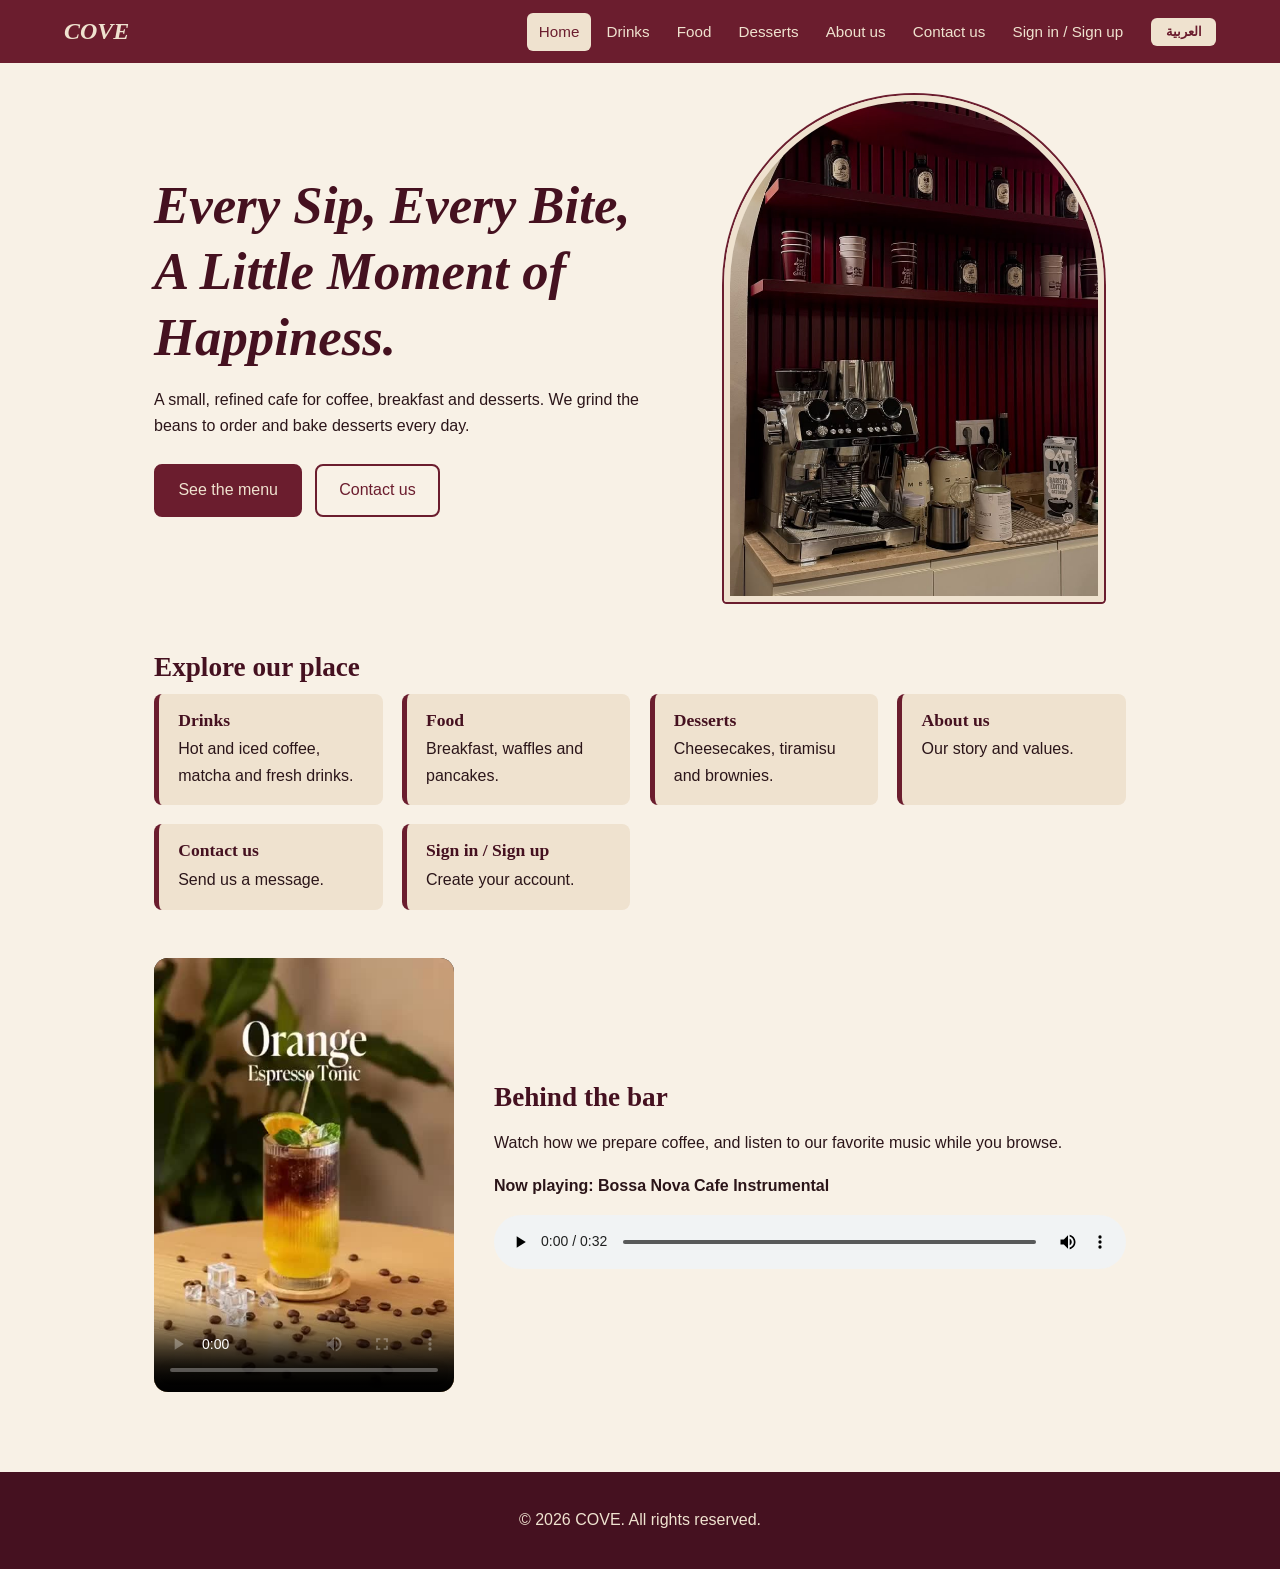
<file: index.html>
<!DOCTYPE html>
<html lang="en">
<head>
<meta charset="UTF-8">
<meta name="viewport" content="width=device-width, initial-scale=1">
<meta name="description" content="COVE - small cafe for coffee, breakfast and desserts">
<title>Home | COVE</title>
<link rel="stylesheet" href="css/style.css">
<script src="js/script.js" defer></script>
</head>
<body>
<header class="site-header">
  <a class="brand" href="index.html" data-ar="كوف">COVE</a>
  <button id="menuBtn" aria-label="Menu">☰</button>
  <nav id="nav"><a href="index.html" class=active data-ar="الرئيسية">Home</a><a href="drinks.html" data-ar="المشروبات">Drinks</a><a href="food.html" data-ar="الأكل">Food</a><a href="desserts.html" data-ar="الحلويات">Desserts</a><a href="about.html" data-ar="من نحن">About us</a><a href="contact.html" data-ar="اتصل بنا">Contact us</a><a href="login.html" data-ar="دخول / تسجيل">Sign in / Sign up</a></nav>
  <button id="langBtn" class="lang" type="button">العربية</button>
</header>
<main>

<section class="hero">
  <div>
    <h1 data-ar="كل رشفة، كل قضمة، لحظة صغيرة من السعادة.">Every Sip, Every Bite, A Little Moment of Happiness.</h1>
    <p data-ar="كافيه صغير وراقي للقهوة والفطار والحلويات. نطحن البن عند الطلب ونخبز الحلويات كل يوم.">A small, refined cafe for coffee, breakfast and desserts. We grind the beans to order and bake desserts every day.</p>
    <a class="btn" href="drinks.html" data-ar="شاهد المنيو">See the menu</a>
    <a class="btn ghost" href="contact.html" data-ar="تواصل معنا">Contact us</a>
  </div>
  <img class="arch" src="images/hero.jpg" alt="Our coffee corner with an espresso machine">
</section>
<section>
  <h2 data-ar="اكتشف مكاننا">Explore our place</h2>
  <div class="grid">
    <a class="tile" href="drinks.html"><h3 data-ar="المشروبات">Drinks</h3><p data-ar="قهوة ساخنة وساقعة وماتشا وفريش.">Hot and iced coffee, matcha and fresh drinks.</p></a>
    <a class="tile" href="food.html"><h3 data-ar="الأكل">Food</h3><p data-ar="فطار ووافل وبان كيك.">Breakfast, waffles and pancakes.</p></a>
    <a class="tile" href="desserts.html"><h3 data-ar="الحلويات">Desserts</h3><p data-ar="تشيز كيك وتيراميسو وبراونيز.">Cheesecakes, tiramisu and brownies.</p></a>
    <a class="tile" href="about.html"><h3 data-ar="من نحن">About us</h3><p data-ar="قصتنا وقيمنا.">Our story and values.</p></a>
    <a class="tile" href="contact.html"><h3 data-ar="اتصل بنا">Contact us</h3><p data-ar="ارسل لنا رسالة.">Send us a message.</p></a>
    <a class="tile" href="login.html"><h3 data-ar="حسابك">Sign in / Sign up</h3><p data-ar="أنشئ حسابك.">Create your account.</p></a>
  </div>
</section>
<section class="media">
  <video controls preload="metadata" poster="images/poster.jpg"><source src="media/intro.mp4" type="video/mp4">Your browser does not support video.</video>
  <div>
    <h2 data-ar="من خلف البار">Behind the bar</h2>
    <p data-ar="شاهد كيف نحضّر القهوة، واستمع لموسيقانا المفضلة وأنت تتصفح.">Watch how we prepare coffee, and listen to our favorite music while you browse.</p>
    <p><strong data-ar="يعمل الآن: Bossa Nova Cafe Instrumental">Now playing: Bossa Nova Cafe Instrumental</strong></p>
    <audio controls loop><source src="media/bossa-nova.mp3" type="audio/mpeg">Your browser does not support audio.</audio>
  </div>
</section>
</main>
<footer class="site-footer"><p>© 2026 <span data-ar="كوف">COVE</span>. <span data-ar="جميع الحقوق محفوظة.">All rights reserved.</span></p></footer>
</body>
</html>
</file>
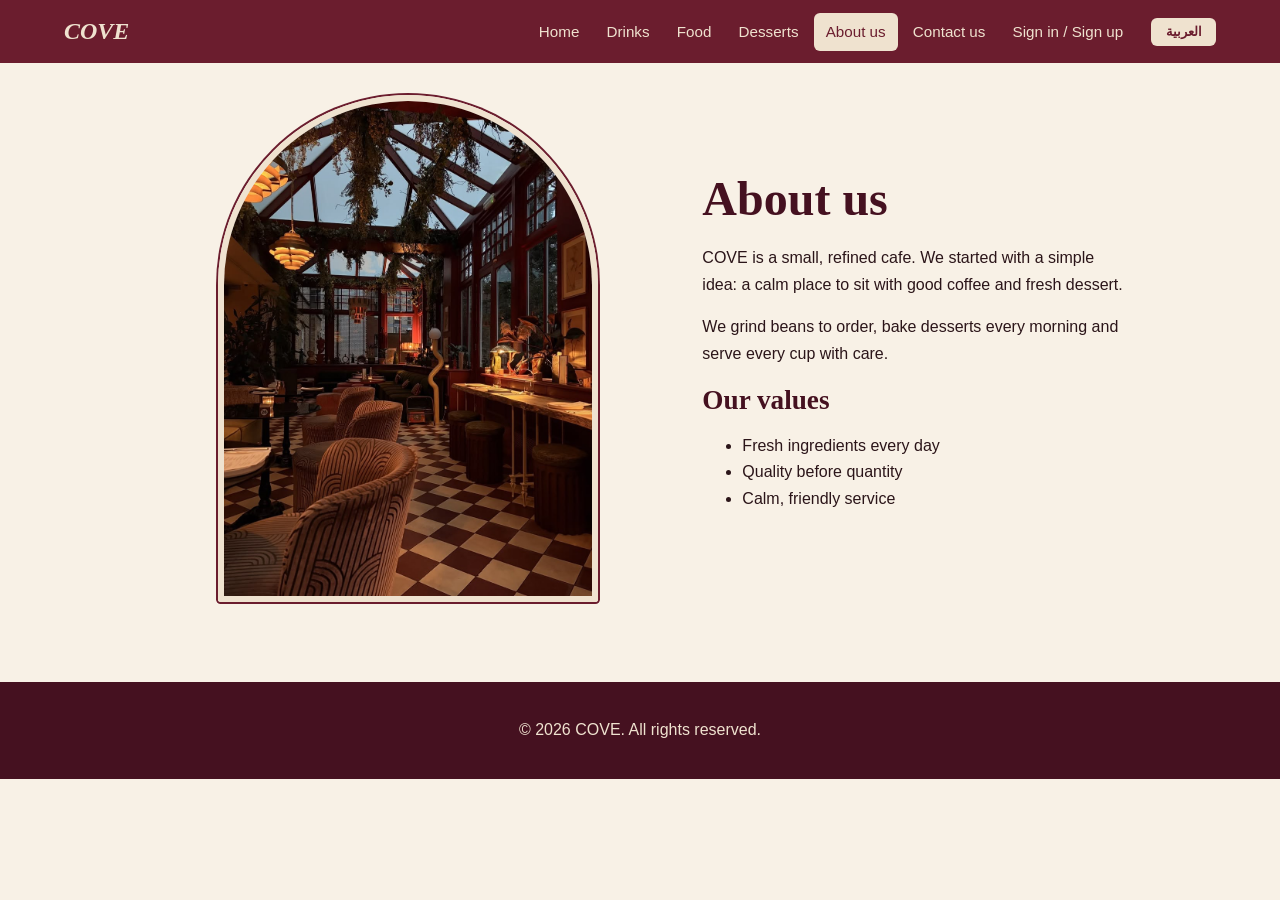
<file: about.html>
<!DOCTYPE html>
<html lang="en">
<head>
<meta charset="UTF-8">
<meta name="viewport" content="width=device-width, initial-scale=1">
<meta name="description" content="COVE - small cafe for coffee, breakfast and desserts">
<title>About us | COVE</title>
<link rel="stylesheet" href="css/style.css">
<script src="js/script.js" defer></script>
</head>
<body>
<header class="site-header">
  <a class="brand" href="index.html" data-ar="كوف">COVE</a>
  <button id="menuBtn" aria-label="Menu">☰</button>
  <nav id="nav"><a href="index.html" data-ar="الرئيسية">Home</a><a href="drinks.html" data-ar="المشروبات">Drinks</a><a href="food.html" data-ar="الأكل">Food</a><a href="desserts.html" data-ar="الحلويات">Desserts</a><a href="about.html" class=active data-ar="من نحن">About us</a><a href="contact.html" data-ar="اتصل بنا">Contact us</a><a href="login.html" data-ar="دخول / تسجيل">Sign in / Sign up</a></nav>
  <button id="langBtn" class="lang" type="button">العربية</button>
</header>
<main>

<section class="split">
  <img class="arch" src="images/about.jpg" alt="Inside our cafe">
  <div><h1 data-ar="من نحن">About us</h1>
  <p data-ar="كوف كافيه صغير وراقي. بدأنا بفكرة بسيطة: مكان هادئ تقعد فيه مع قهوة كويسة وحلويات طازجة.">COVE is a small, refined cafe. We started with a simple idea: a calm place to sit with good coffee and fresh dessert.</p>
  <p data-ar="نطحن البن عند الطلب، ونخبز الحلويات كل صباح، ونقدم كل كوب باهتمام.">We grind beans to order, bake desserts every morning and serve every cup with care.</p>
  <h2 data-ar="قيمنا">Our values</h2>
  <ul><li data-ar="مكونات طازجة كل يوم">Fresh ingredients every day</li><li data-ar="جودة قبل الكمية">Quality before quantity</li><li data-ar="خدمة هادئة ودودة">Calm, friendly service</li></ul></div>
</section>
</main>
<footer class="site-footer"><p>© 2026 <span data-ar="كوف">COVE</span>. <span data-ar="جميع الحقوق محفوظة.">All rights reserved.</span></p></footer>
</body>
</html>
</file>
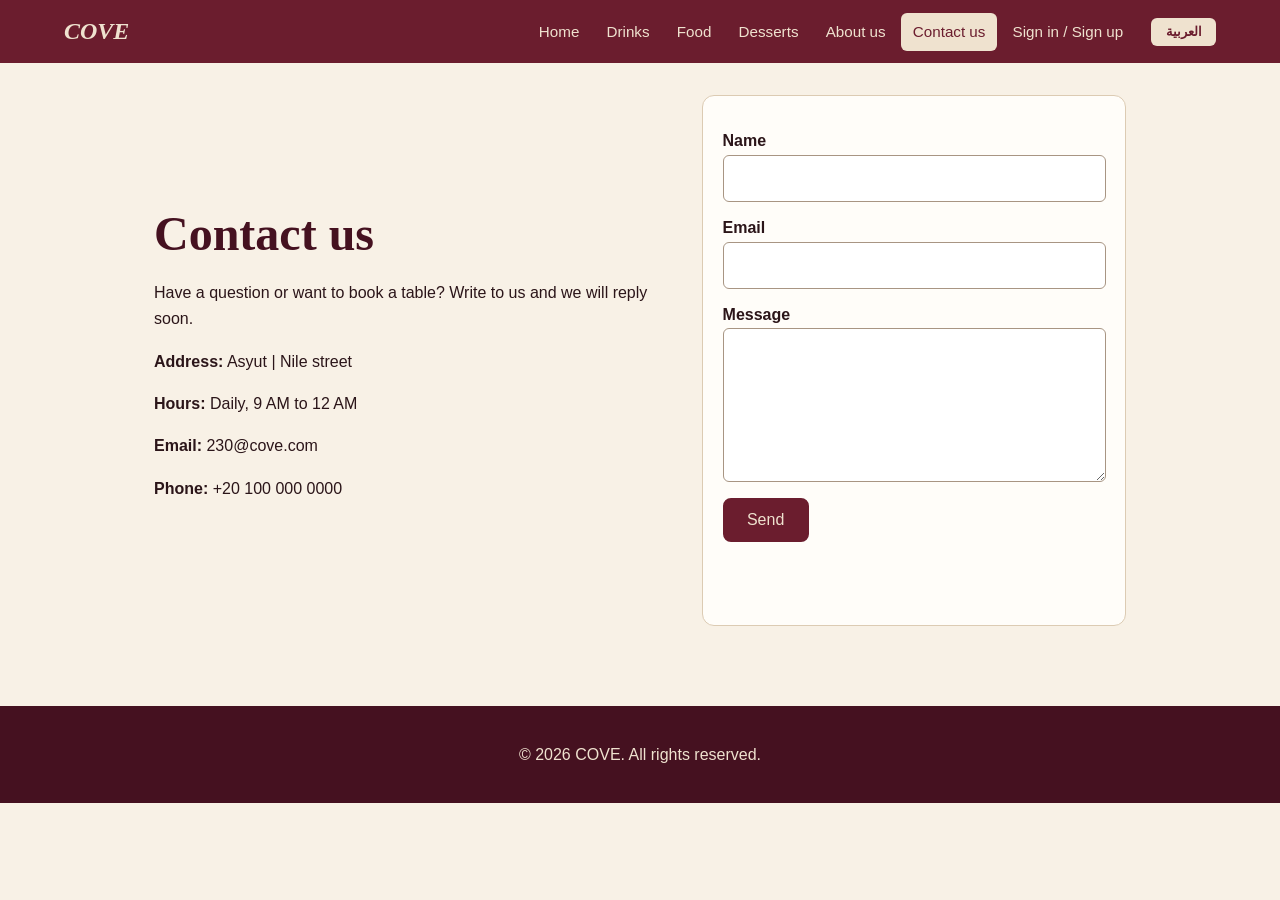
<file: contact.html>
<!DOCTYPE html>
<html lang="en">
<head>
<meta charset="UTF-8">
<meta name="viewport" content="width=device-width, initial-scale=1">
<meta name="description" content="COVE - small cafe for coffee, breakfast and desserts">
<title>Contact us | COVE</title>
<link rel="stylesheet" href="css/style.css">
<script src="js/script.js" defer></script>
</head>
<body>
<header class="site-header">
  <a class="brand" href="index.html" data-ar="كوف">COVE</a>
  <button id="menuBtn" aria-label="Menu">☰</button>
  <nav id="nav"><a href="index.html" data-ar="الرئيسية">Home</a><a href="drinks.html" data-ar="المشروبات">Drinks</a><a href="food.html" data-ar="الأكل">Food</a><a href="desserts.html" data-ar="الحلويات">Desserts</a><a href="about.html" data-ar="من نحن">About us</a><a href="contact.html" class=active data-ar="اتصل بنا">Contact us</a><a href="login.html" data-ar="دخول / تسجيل">Sign in / Sign up</a></nav>
  <button id="langBtn" class="lang" type="button">العربية</button>
</header>
<main>

<section class="split">
  <div><h1 data-ar="اتصل بنا">Contact us</h1>
  <p data-ar="عندك سؤال أو عايز تحجز طاولة؟ ارسل لنا وهنرد عليك في أقرب وقت.">Have a question or want to book a table? Write to us and we will reply soon.</p>
  <p><strong data-ar="العنوان:">Address:</strong> <span data-ar="أسيوط | شارع النيل">Asyut | Nile street</span></p>
  <p><strong data-ar="مواعيد العمل:">Hours:</strong> <span data-ar="يوميا من 9 ص إلى 12 م">Daily, 9 AM to 12 AM</span></p>
  <p><strong data-ar="البريد:">Email:</strong> 230@cove.com</p>
  <p><strong data-ar="الهاتف:">Phone:</strong> +20 100 000 0000</p></div>
  <form id="contactForm" class="form" novalidate>
    <label for="cn" data-ar="الاسم">Name</label><input id="cn" required>
    <label for="ce" data-ar="البريد الإلكتروني">Email</label><input id="ce" type="email" required>
    <label for="cm" data-ar="الرسالة">Message</label><textarea id="cm" rows="5" required></textarea>
    <button class="btn" data-ar="ارسال">Send</button>
    <p class="msg" role="status"></p>
  </form>
</section>
</main>
<footer class="site-footer"><p>© 2026 <span data-ar="كوف">COVE</span>. <span data-ar="جميع الحقوق محفوظة.">All rights reserved.</span></p></footer>
</body>
</html>
</file>
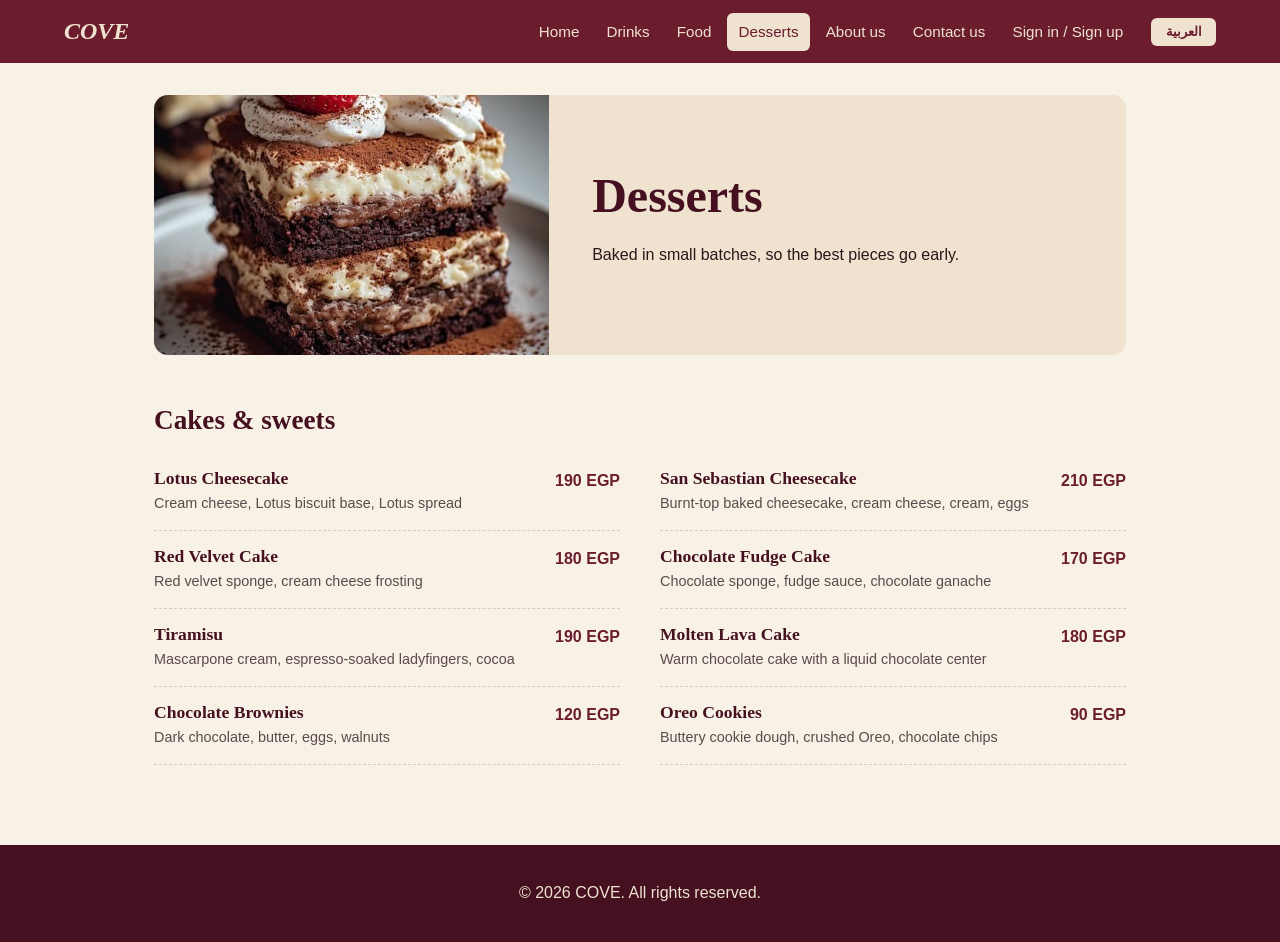
<file: desserts.html>
<!DOCTYPE html>
<html lang="en">
<head>
<meta charset="UTF-8">
<meta name="viewport" content="width=device-width, initial-scale=1">
<meta name="description" content="COVE - small cafe for coffee, breakfast and desserts">
<title>Desserts | COVE</title>
<link rel="stylesheet" href="css/style.css">
<script src="js/script.js" defer></script>
</head>
<body>
<header class="site-header">
  <a class="brand" href="index.html" data-ar="كوف">COVE</a>
  <button id="menuBtn" aria-label="Menu">☰</button>
  <nav id="nav"><a href="index.html" data-ar="الرئيسية">Home</a><a href="drinks.html" data-ar="المشروبات">Drinks</a><a href="food.html" data-ar="الأكل">Food</a><a href="desserts.html" class=active data-ar="الحلويات">Desserts</a><a href="about.html" data-ar="من نحن">About us</a><a href="contact.html" data-ar="اتصل بنا">Contact us</a><a href="login.html" data-ar="دخول / تسجيل">Sign in / Sign up</a></nav>
  <button id="langBtn" class="lang" type="button">العربية</button>
</header>
<main>
<section class="banner"><img src="images/dessert.jpg" alt="Desserts"><div><h1 data-ar="الحلويات">Desserts</h1><p data-ar="تُخبز على دفعات صغيرة، فأفضل القطع تنتهي بدري.">Baked in small batches, so the best pieces go early.</p></div></section><section><h2 data-ar="كيك وحلويات">Cakes & sweets</h2><ul class="menu"><li class="item"><div><h3 data-ar="لوتس تشيز كيك">Lotus Cheesecake</h3><p data-ar="جبنة كريمية، قاعدة بسكويت لوتس، صوص لوتس">Cream cheese, Lotus biscuit base, Lotus spread</p></div><span class="price" data-ar="190 ج.م">190 EGP</span></li><li class="item"><div><h3 data-ar="سان سباستيان تشيز كيك">San Sebastian Cheesecake</h3><p data-ar="تشيز كيك مخبوز بوجه محروق، جبنة كريمية، كريمة، بيض">Burnt-top baked cheesecake, cream cheese, cream, eggs</p></div><span class="price" data-ar="210 ج.م">210 EGP</span></li><li class="item"><div><h3 data-ar="ريد فيلفت كيك">Red Velvet Cake</h3><p data-ar="كيك ريد فيلفت، كريمة الجبنة">Red velvet sponge, cream cheese frosting</p></div><span class="price" data-ar="180 ج.م">180 EGP</span></li><li class="item"><div><h3 data-ar="شوكولاتة فادج كيك">Chocolate Fudge Cake</h3><p data-ar="كيك شوكولاتة، صوص فادج، غاناش شوكولاتة">Chocolate sponge, fudge sauce, chocolate ganache</p></div><span class="price" data-ar="170 ج.م">170 EGP</span></li><li class="item"><div><h3 data-ar="تيراميسو">Tiramisu</h3><p data-ar="كريمة ماسكاربوني، بسكويت مبلل بالإسبريسو، كاكاو">Mascarpone cream, espresso-soaked ladyfingers, cocoa</p></div><span class="price" data-ar="190 ج.م">190 EGP</span></li><li class="item"><div><h3 data-ar="مولتن لافا كيك">Molten Lava Cake</h3><p data-ar="كيك شوكولاتة دافئ بقلب شوكولاتة سائل">Warm chocolate cake with a liquid chocolate center</p></div><span class="price" data-ar="180 ج.م">180 EGP</span></li><li class="item"><div><h3 data-ar="براونيز">Chocolate Brownies</h3><p data-ar="شوكولاتة داكنة، زبدة، بيض، عين جمل">Dark chocolate, butter, eggs, walnuts</p></div><span class="price" data-ar="120 ج.م">120 EGP</span></li><li class="item"><div><h3 data-ar="أوريو كوكيز">Oreo Cookies</h3><p data-ar="عجينة كوكيز بالزبدة، أوريو مجروش، رقائق شوكولاتة">Buttery cookie dough, crushed Oreo, chocolate chips</p></div><span class="price" data-ar="90 ج.م">90 EGP</span></li></ul></section>
</main>
<footer class="site-footer"><p>© 2026 <span data-ar="كوف">COVE</span>. <span data-ar="جميع الحقوق محفوظة.">All rights reserved.</span></p></footer>
</body>
</html>
</file>
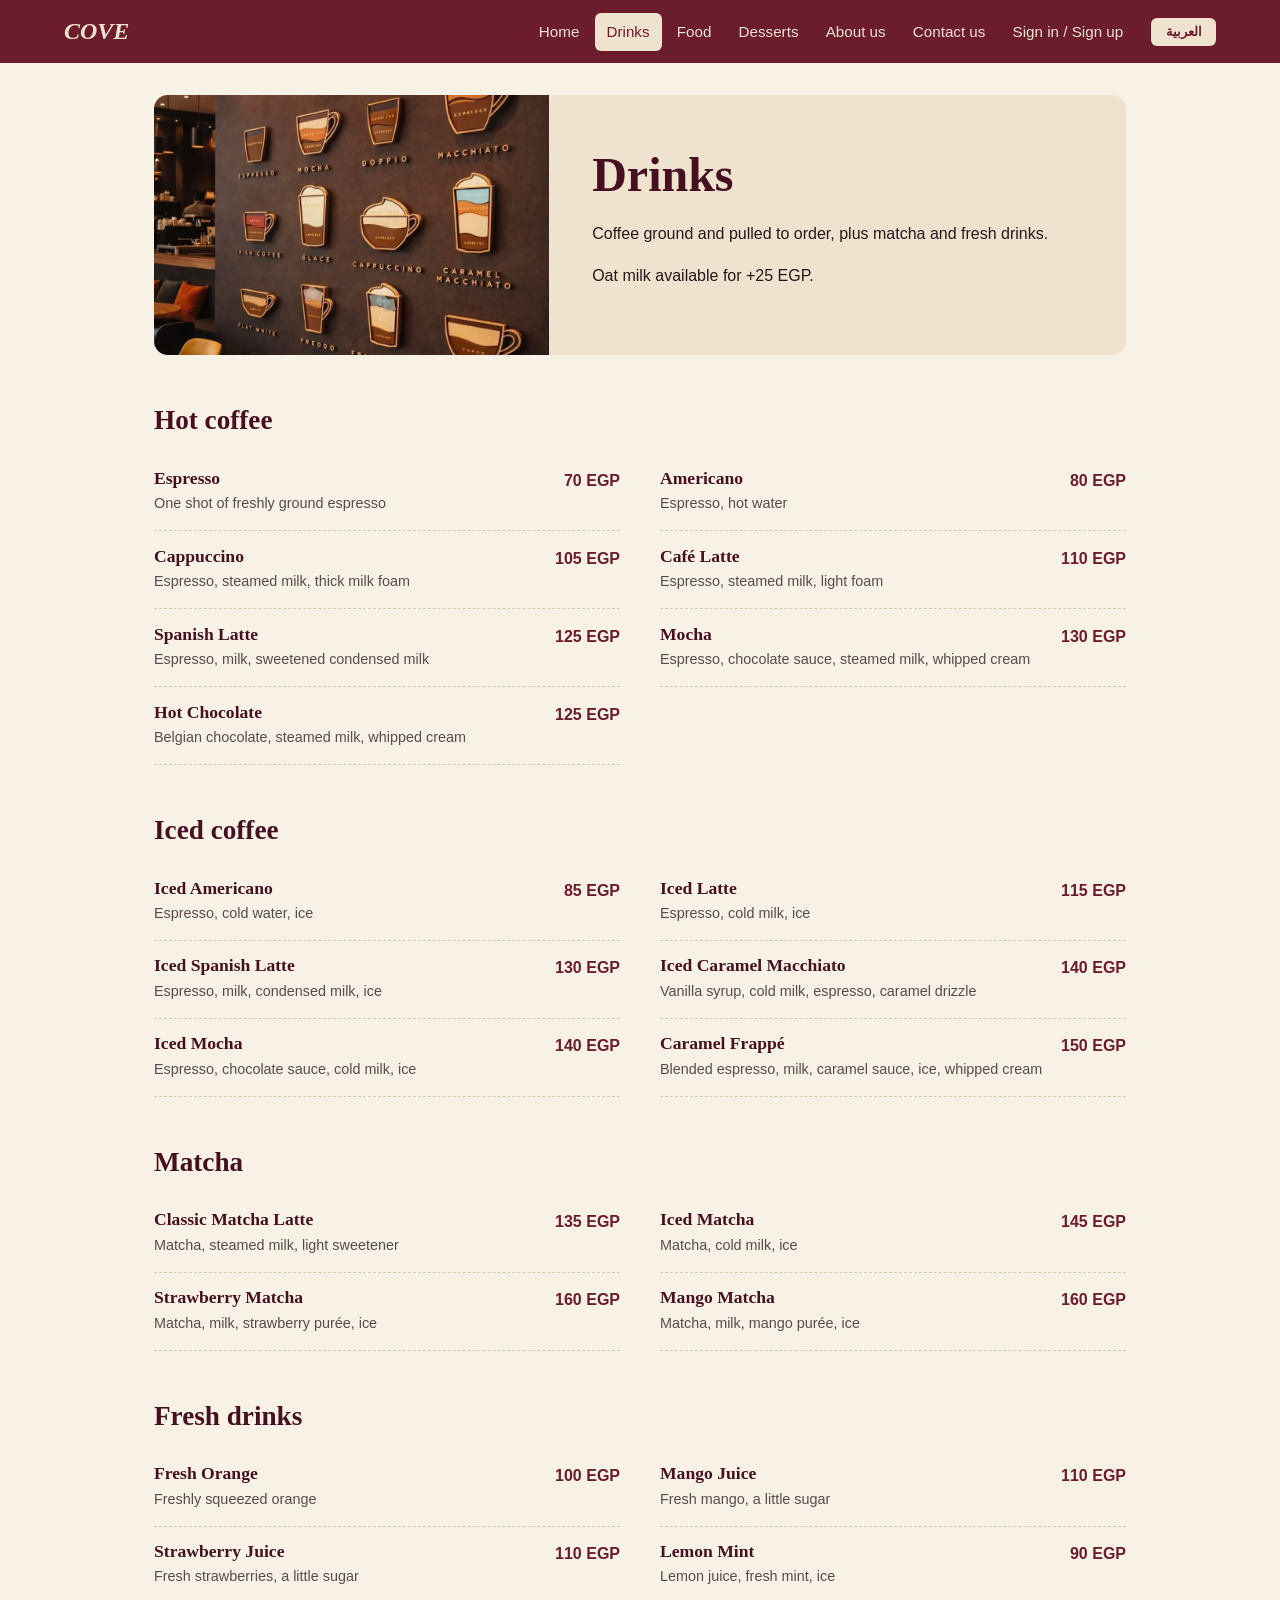
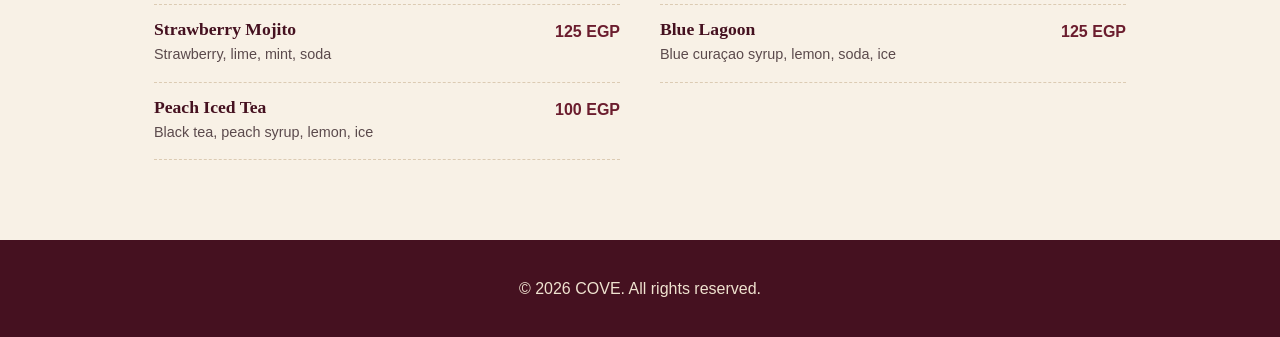
<file: drinks.html>
<!DOCTYPE html>
<html lang="en">
<head>
<meta charset="UTF-8">
<meta name="viewport" content="width=device-width, initial-scale=1">
<meta name="description" content="COVE - small cafe for coffee, breakfast and desserts">
<title>Drinks | COVE</title>
<link rel="stylesheet" href="css/style.css">
<script src="js/script.js" defer></script>
</head>
<body>
<header class="site-header">
  <a class="brand" href="index.html" data-ar="كوف">COVE</a>
  <button id="menuBtn" aria-label="Menu">☰</button>
  <nav id="nav"><a href="index.html" data-ar="الرئيسية">Home</a><a href="drinks.html" class=active data-ar="المشروبات">Drinks</a><a href="food.html" data-ar="الأكل">Food</a><a href="desserts.html" data-ar="الحلويات">Desserts</a><a href="about.html" data-ar="من نحن">About us</a><a href="contact.html" data-ar="اتصل بنا">Contact us</a><a href="login.html" data-ar="دخول / تسجيل">Sign in / Sign up</a></nav>
  <button id="langBtn" class="lang" type="button">العربية</button>
</header>
<main>
<section class="banner"><img src="images/drinks.jpg" alt="Drinks"><div><h1 data-ar="المشروبات">Drinks</h1><p data-ar="قهوة تُطحن وتُحضَّر عند الطلب، مع الماتشا والمشروبات الفريش.">Coffee ground and pulled to order, plus matcha and fresh drinks.</p><p data-ar="حليب الشوفان متاح بإضافة 25 جنيه.">Oat milk available for +25 EGP.</p></div></section><section><h2 data-ar="قهوة ساخنة">Hot coffee</h2><ul class="menu"><li class="item"><div><h3 data-ar="إسبريسو">Espresso</h3><p data-ar="شوت إسبريسو من بن مطحون طازج">One shot of freshly ground espresso</p></div><span class="price" data-ar="70 ج.م">70 EGP</span></li><li class="item"><div><h3 data-ar="أمريكانو">Americano</h3><p data-ar="إسبريسو، ماء ساخن">Espresso, hot water</p></div><span class="price" data-ar="80 ج.م">80 EGP</span></li><li class="item"><div><h3 data-ar="كابتشينو">Cappuccino</h3><p data-ar="إسبريسو، حليب مبخّر، رغوة حليب كثيفة">Espresso, steamed milk, thick milk foam</p></div><span class="price" data-ar="105 ج.م">105 EGP</span></li><li class="item"><div><h3 data-ar="كافيه لاتيه">Café Latte</h3><p data-ar="إسبريسو، حليب مبخّر، رغوة خفيفة">Espresso, steamed milk, light foam</p></div><span class="price" data-ar="110 ج.م">110 EGP</span></li><li class="item"><div><h3 data-ar="سبانش لاتيه">Spanish Latte</h3><p data-ar="إسبريسو، حليب، حليب مكثف محلى">Espresso, milk, sweetened condensed milk</p></div><span class="price" data-ar="125 ج.م">125 EGP</span></li><li class="item"><div><h3 data-ar="موكا">Mocha</h3><p data-ar="إسبريسو، صوص شوكولاتة، حليب مبخّر، كريمة مخفوقة">Espresso, chocolate sauce, steamed milk, whipped cream</p></div><span class="price" data-ar="130 ج.م">130 EGP</span></li><li class="item"><div><h3 data-ar="هوت شوكولاتة">Hot Chocolate</h3><p data-ar="شوكولاتة بلجيكية، حليب مبخّر، كريمة مخفوقة">Belgian chocolate, steamed milk, whipped cream</p></div><span class="price" data-ar="125 ج.م">125 EGP</span></li></ul></section><section><h2 data-ar="قهوة ساقعة">Iced coffee</h2><ul class="menu"><li class="item"><div><h3 data-ar="آيس أمريكانو">Iced Americano</h3><p data-ar="إسبريسو، ماء بارد، ثلج">Espresso, cold water, ice</p></div><span class="price" data-ar="85 ج.م">85 EGP</span></li><li class="item"><div><h3 data-ar="آيس لاتيه">Iced Latte</h3><p data-ar="إسبريسو، حليب بارد، ثلج">Espresso, cold milk, ice</p></div><span class="price" data-ar="115 ج.م">115 EGP</span></li><li class="item"><div><h3 data-ar="آيس سبانش لاتيه">Iced Spanish Latte</h3><p data-ar="إسبريسو، حليب، حليب مكثف، ثلج">Espresso, milk, condensed milk, ice</p></div><span class="price" data-ar="130 ج.م">130 EGP</span></li><li class="item"><div><h3 data-ar="آيس كراميل ماكياتو">Iced Caramel Macchiato</h3><p data-ar="شراب فانيليا، حليب بارد، إسبريسو، صوص كراميل">Vanilla syrup, cold milk, espresso, caramel drizzle</p></div><span class="price" data-ar="140 ج.م">140 EGP</span></li><li class="item"><div><h3 data-ar="آيس موكا">Iced Mocha</h3><p data-ar="إسبريسو، صوص شوكولاتة، حليب بارد، ثلج">Espresso, chocolate sauce, cold milk, ice</p></div><span class="price" data-ar="140 ج.م">140 EGP</span></li><li class="item"><div><h3 data-ar="كراميل فرابيه">Caramel Frappé</h3><p data-ar="إسبريسو مخفوق، حليب، صوص كراميل، ثلج، كريمة">Blended espresso, milk, caramel sauce, ice, whipped cream</p></div><span class="price" data-ar="150 ج.م">150 EGP</span></li></ul></section><section><h2 data-ar="ماتشا">Matcha</h2><ul class="menu"><li class="item"><div><h3 data-ar="ماتشا لاتيه كلاسيك">Classic Matcha Latte</h3><p data-ar="ماتشا، حليب مبخّر، تحلية خفيفة">Matcha, steamed milk, light sweetener</p></div><span class="price" data-ar="135 ج.م">135 EGP</span></li><li class="item"><div><h3 data-ar="آيس ماتشا">Iced Matcha</h3><p data-ar="ماتشا، حليب بارد، ثلج">Matcha, cold milk, ice</p></div><span class="price" data-ar="145 ج.م">145 EGP</span></li><li class="item"><div><h3 data-ar="ماتشا فراولة">Strawberry Matcha</h3><p data-ar="ماتشا، حليب، هريس فراولة، ثلج">Matcha, milk, strawberry purée, ice</p></div><span class="price" data-ar="160 ج.م">160 EGP</span></li><li class="item"><div><h3 data-ar="ماتشا مانجو">Mango Matcha</h3><p data-ar="ماتشا، حليب، هريس مانجو، ثلج">Matcha, milk, mango purée, ice</p></div><span class="price" data-ar="160 ج.م">160 EGP</span></li></ul></section><section><h2 data-ar="مشروبات فريش">Fresh drinks</h2><ul class="menu"><li class="item"><div><h3 data-ar="عصير برتقال فريش">Fresh Orange</h3><p data-ar="برتقال معصور طازج">Freshly squeezed orange</p></div><span class="price" data-ar="100 ج.م">100 EGP</span></li><li class="item"><div><h3 data-ar="عصير مانجو">Mango Juice</h3><p data-ar="مانجو طازجة، قليل من السكر">Fresh mango, a little sugar</p></div><span class="price" data-ar="110 ج.م">110 EGP</span></li><li class="item"><div><h3 data-ar="عصير فراولة">Strawberry Juice</h3><p data-ar="فراولة طازجة، قليل من السكر">Fresh strawberries, a little sugar</p></div><span class="price" data-ar="110 ج.م">110 EGP</span></li><li class="item"><div><h3 data-ar="ليمون بالنعناع">Lemon Mint</h3><p data-ar="عصير ليمون، نعناع طازج، ثلج">Lemon juice, fresh mint, ice</p></div><span class="price" data-ar="90 ج.م">90 EGP</span></li><li class="item"><div><h3 data-ar="موهيتو فراولة">Strawberry Mojito</h3><p data-ar="فراولة، ليمون، نعناع، صودا">Strawberry, lime, mint, soda</p></div><span class="price" data-ar="125 ج.م">125 EGP</span></li><li class="item"><div><h3 data-ar="بلو لاجون">Blue Lagoon</h3><p data-ar="شراب بلو كوراساو، ليمون، صودا، ثلج">Blue curaçao syrup, lemon, soda, ice</p></div><span class="price" data-ar="125 ج.م">125 EGP</span></li><li class="item"><div><h3 data-ar="آيس تي خوخ">Peach Iced Tea</h3><p data-ar="شاي أسود، شراب خوخ، ليمون، ثلج">Black tea, peach syrup, lemon, ice</p></div><span class="price" data-ar="100 ج.م">100 EGP</span></li></ul></section>
</main>
<footer class="site-footer"><p>© 2026 <span data-ar="كوف">COVE</span>. <span data-ar="جميع الحقوق محفوظة.">All rights reserved.</span></p></footer>
</body>
</html>
</file>
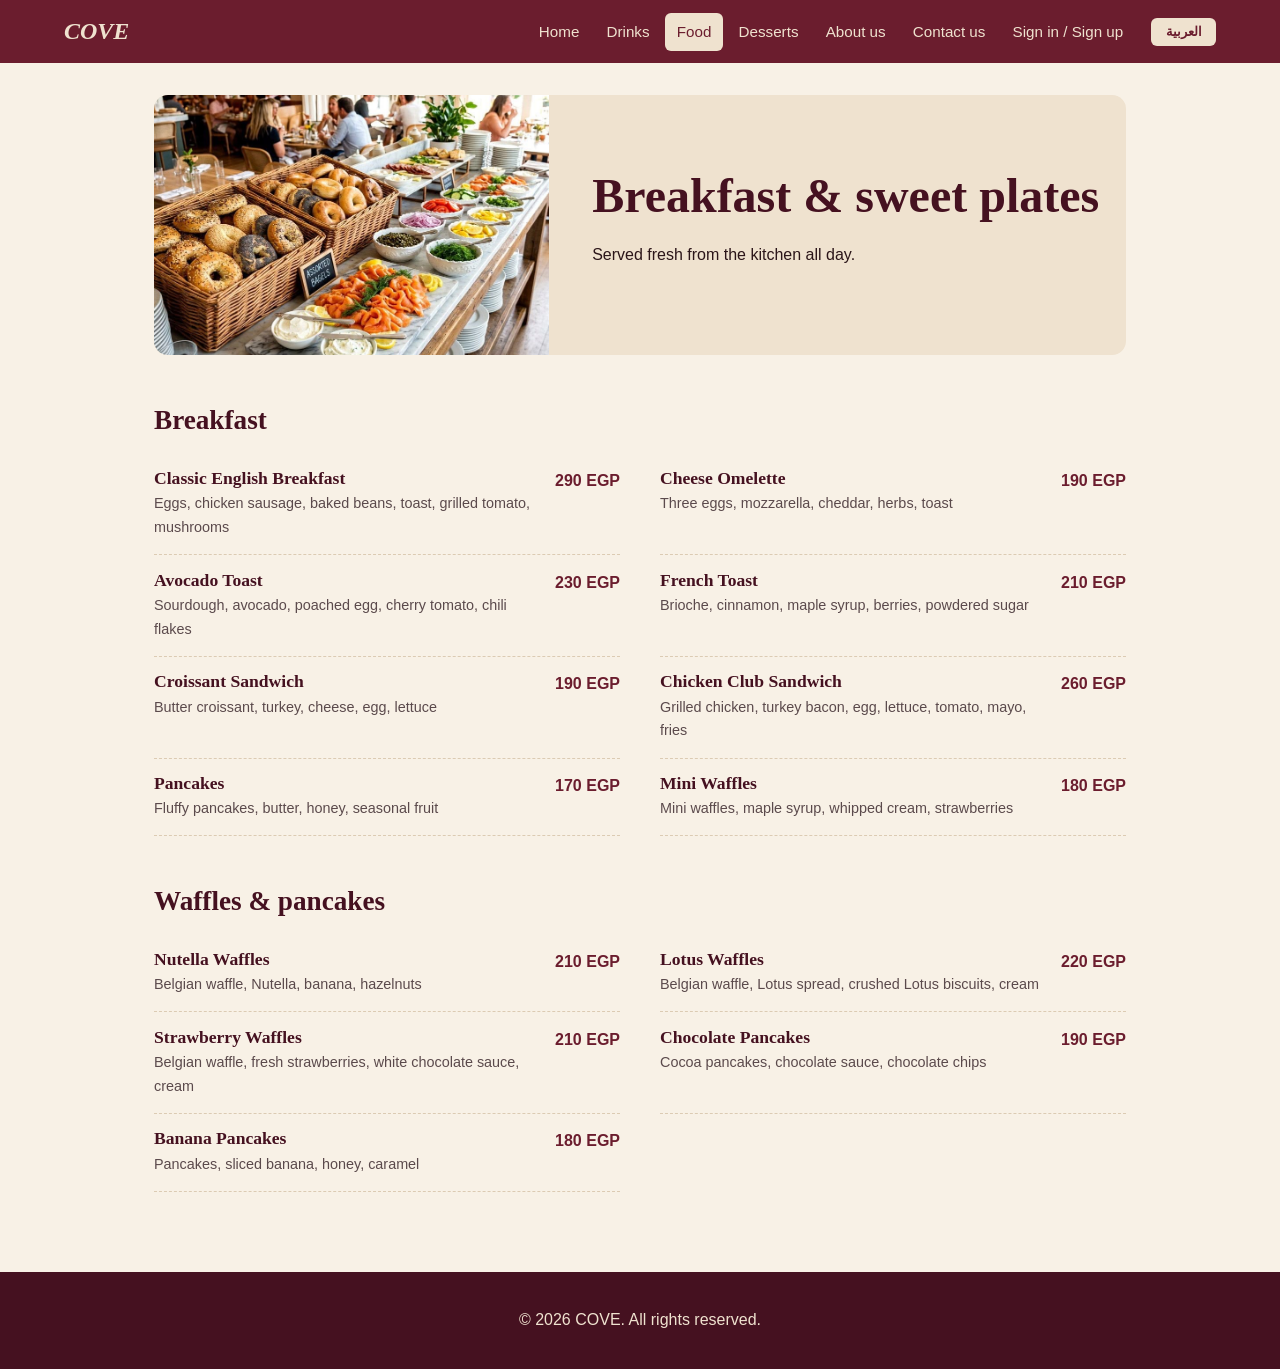
<file: food.html>
<!DOCTYPE html>
<html lang="en">
<head>
<meta charset="UTF-8">
<meta name="viewport" content="width=device-width, initial-scale=1">
<meta name="description" content="COVE - small cafe for coffee, breakfast and desserts">
<title>Food | COVE</title>
<link rel="stylesheet" href="css/style.css">
<script src="js/script.js" defer></script>
</head>
<body>
<header class="site-header">
  <a class="brand" href="index.html" data-ar="كوف">COVE</a>
  <button id="menuBtn" aria-label="Menu">☰</button>
  <nav id="nav"><a href="index.html" data-ar="الرئيسية">Home</a><a href="drinks.html" data-ar="المشروبات">Drinks</a><a href="food.html" class=active data-ar="الأكل">Food</a><a href="desserts.html" data-ar="الحلويات">Desserts</a><a href="about.html" data-ar="من نحن">About us</a><a href="contact.html" data-ar="اتصل بنا">Contact us</a><a href="login.html" data-ar="دخول / تسجيل">Sign in / Sign up</a></nav>
  <button id="langBtn" class="lang" type="button">العربية</button>
</header>
<main>
<section class="banner"><img src="images/food.jpg" alt="Breakfast & sweet plates"><div><h1 data-ar="الفطار والأطباق الحلوة">Breakfast & sweet plates</h1><p data-ar="تُقدَّم طازجة من المطبخ طوال اليوم.">Served fresh from the kitchen all day.</p></div></section><section><h2 data-ar="الفطار">Breakfast</h2><ul class="menu"><li class="item"><div><h3 data-ar="الفطار الإنجليزي">Classic English Breakfast</h3><p data-ar="بيض، سجق دجاج، فاصوليا، توست، طماطم مشوية، مشروم">Eggs, chicken sausage, baked beans, toast, grilled tomato, mushrooms</p></div><span class="price" data-ar="290 ج.م">290 EGP</span></li><li class="item"><div><h3 data-ar="أومليت الجبنة">Cheese Omelette</h3><p data-ar="ثلاث بيضات، موتزاريلا، شيدر، أعشاب، توست">Three eggs, mozzarella, cheddar, herbs, toast</p></div><span class="price" data-ar="190 ج.م">190 EGP</span></li><li class="item"><div><h3 data-ar="أفوكادو توست">Avocado Toast</h3><p data-ar="خبز سوردو، أفوكادو، بيض مسلوق، طماطم شيري، شطة مجروشة">Sourdough, avocado, poached egg, cherry tomato, chili flakes</p></div><span class="price" data-ar="230 ج.م">230 EGP</span></li><li class="item"><div><h3 data-ar="فرنش توست">French Toast</h3><p data-ar="بريوش، قرفة، شراب القيقب، توت، سكر ناعم">Brioche, cinnamon, maple syrup, berries, powdered sugar</p></div><span class="price" data-ar="210 ج.م">210 EGP</span></li><li class="item"><div><h3 data-ar="كرواسون ساندوتش">Croissant Sandwich</h3><p data-ar="كرواسون زبدة، ديك رومي، جبنة، بيض، خس">Butter croissant, turkey, cheese, egg, lettuce</p></div><span class="price" data-ar="190 ج.م">190 EGP</span></li><li class="item"><div><h3 data-ar="تشيكن كلوب ساندوتش">Chicken Club Sandwich</h3><p data-ar="دجاج مشوي، بيكون ديك رومي، بيض، خس، طماطم، مايونيز، بطاطس">Grilled chicken, turkey bacon, egg, lettuce, tomato, mayo, fries</p></div><span class="price" data-ar="260 ج.م">260 EGP</span></li><li class="item"><div><h3 data-ar="بان كيك">Pancakes</h3><p data-ar="بان كيك هش، زبدة، عسل، فاكهة الموسم">Fluffy pancakes, butter, honey, seasonal fruit</p></div><span class="price" data-ar="170 ج.م">170 EGP</span></li><li class="item"><div><h3 data-ar="ميني وافل">Mini Waffles</h3><p data-ar="ميني وافل، شراب القيقب، كريمة مخفوقة، فراولة">Mini waffles, maple syrup, whipped cream, strawberries</p></div><span class="price" data-ar="180 ج.م">180 EGP</span></li></ul></section><section><h2 data-ar="وافل وبان كيك">Waffles & pancakes</h2><ul class="menu"><li class="item"><div><h3 data-ar="وافل نوتيلا">Nutella Waffles</h3><p data-ar="وافل بلجيكي، نوتيلا، موز، بندق">Belgian waffle, Nutella, banana, hazelnuts</p></div><span class="price" data-ar="210 ج.م">210 EGP</span></li><li class="item"><div><h3 data-ar="وافل لوتس">Lotus Waffles</h3><p data-ar="وافل بلجيكي، صوص لوتس، بسكويت لوتس مجروش، كريمة">Belgian waffle, Lotus spread, crushed Lotus biscuits, cream</p></div><span class="price" data-ar="220 ج.م">220 EGP</span></li><li class="item"><div><h3 data-ar="وافل فراولة">Strawberry Waffles</h3><p data-ar="وافل بلجيكي، فراولة طازجة، صوص شوكولاتة بيضاء، كريمة">Belgian waffle, fresh strawberries, white chocolate sauce, cream</p></div><span class="price" data-ar="210 ج.م">210 EGP</span></li><li class="item"><div><h3 data-ar="بان كيك شوكولاتة">Chocolate Pancakes</h3><p data-ar="بان كيك بالكاكاو، صوص شوكولاتة، رقائق شوكولاتة">Cocoa pancakes, chocolate sauce, chocolate chips</p></div><span class="price" data-ar="190 ج.م">190 EGP</span></li><li class="item"><div><h3 data-ar="بان كيك موز">Banana Pancakes</h3><p data-ar="بان كيك، شرائح موز، عسل، كراميل">Pancakes, sliced banana, honey, caramel</p></div><span class="price" data-ar="180 ج.م">180 EGP</span></li></ul></section>
</main>
<footer class="site-footer"><p>© 2026 <span data-ar="كوف">COVE</span>. <span data-ar="جميع الحقوق محفوظة.">All rights reserved.</span></p></footer>
</body>
</html>
</file>
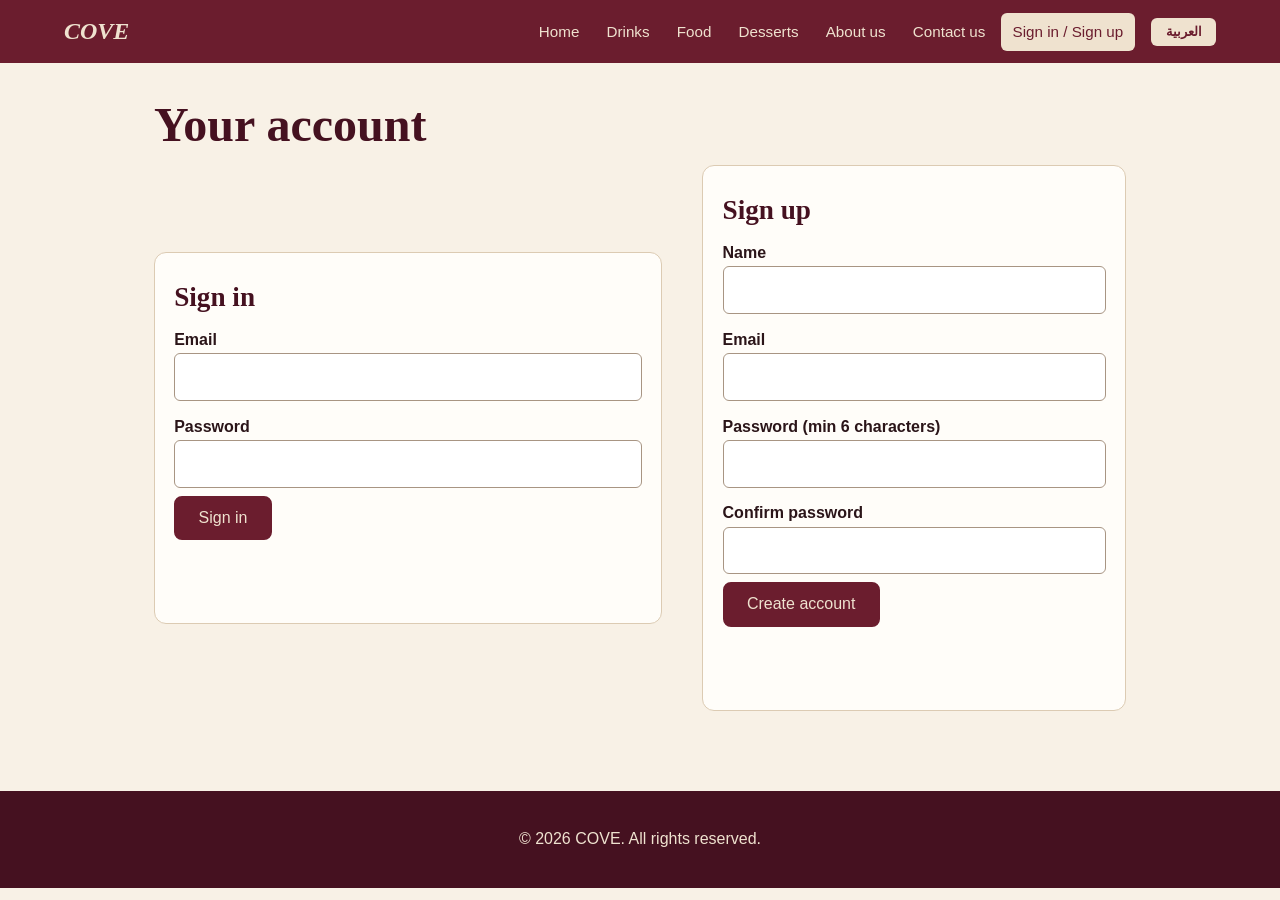
<file: login.html>
<!DOCTYPE html>
<html lang="en">
<head>
<meta charset="UTF-8">
<meta name="viewport" content="width=device-width, initial-scale=1">
<meta name="description" content="COVE - small cafe for coffee, breakfast and desserts">
<title>Sign in / Sign up | COVE</title>
<link rel="stylesheet" href="css/style.css">
<script src="js/script.js" defer></script>
</head>
<body>
<header class="site-header">
  <a class="brand" href="index.html" data-ar="كوف">COVE</a>
  <button id="menuBtn" aria-label="Menu">☰</button>
  <nav id="nav"><a href="index.html" data-ar="الرئيسية">Home</a><a href="drinks.html" data-ar="المشروبات">Drinks</a><a href="food.html" data-ar="الأكل">Food</a><a href="desserts.html" data-ar="الحلويات">Desserts</a><a href="about.html" data-ar="من نحن">About us</a><a href="contact.html" data-ar="اتصل بنا">Contact us</a><a href="login.html" class=active data-ar="دخول / تسجيل">Sign in / Sign up</a></nav>
  <button id="langBtn" class="lang" type="button">العربية</button>
</header>
<main>

<section><h1 data-ar="حسابك">Your account</h1>
<div class="split">
  <form id="signinForm" class="form" novalidate>
    <h2 data-ar="تسجيل الدخول">Sign in</h2>
    <label for="si-e" data-ar="البريد الإلكتروني">Email</label><input id="si-e" type="email" required autocomplete="email">
    <label for="si-p" data-ar="كلمة المرور">Password</label><input id="si-p" type="password" required autocomplete="current-password">
    <button class="btn" data-ar="دخول">Sign in</button><p class="msg" role="status"></p>
  </form>
  <form id="signupForm" class="form" novalidate>
    <h2 data-ar="إنشاء حساب">Sign up</h2>
    <label for="su-n" data-ar="الاسم">Name</label><input id="su-n" required>
    <label for="su-e" data-ar="البريد الإلكتروني">Email</label><input id="su-e" type="email" required autocomplete="email">
    <label for="su-p" data-ar="كلمة المرور (6 أحرف على الأقل)">Password (min 6 characters)</label><input id="su-p" type="password" required autocomplete="new-password">
    <label for="su-c" data-ar="تأكيد كلمة المرور">Confirm password</label><input id="su-c" type="password" required autocomplete="new-password">
    <button class="btn" data-ar="إنشاء الحساب">Create account</button><p class="msg" role="status"></p>
  </form>
</div></section>
</main>
<footer class="site-footer"><p>© 2026 <span data-ar="كوف">COVE</span>. <span data-ar="جميع الحقوق محفوظة.">All rights reserved.</span></p></footer>
</body>
</html>
</file>
<file: css/style.css>
:root{--wine:#6b1d2e;--deep:#451120;--beige:#efe2cf;--sand:#f8f1e6;--ink:#2b1519;--line:#dccbb3;--white:#fffdf9}
*{box-sizing:border-box}
body{margin:0;font-family:"Segoe UI",Tahoma,Arial,sans-serif;color:var(--ink);background:var(--sand);line-height:1.65}
h1,h2,h3{font-family:Georgia,"Times New Roman",serif;line-height:1.25;margin:0 0 .6rem;color:var(--deep)}
h1{font-size:clamp(1.9rem,4.6vw,3rem)}h2{font-size:1.7rem;margin-top:.5rem}h3{font-size:1.1rem;margin:0}
img,video{max-width:100%;display:block}
a{color:var(--wine)}
:focus-visible{outline:3px solid var(--wine);outline-offset:2px}
.site-header{display:flex;align-items:center;gap:1rem;flex-wrap:wrap;padding:.8rem 5%;background:var(--wine);position:sticky;top:0;z-index:5}
.brand{font:italic 700 1.5rem Georgia,serif;color:var(--beige);text-decoration:none;margin-inline-end:auto}
nav{display:flex;gap:.2rem;flex-wrap:wrap}
nav a{color:var(--beige);text-decoration:none;padding:.4rem .75rem;border-radius:6px;font-size:.95rem}
nav a:hover,nav a.active{background:var(--beige);color:var(--wine)}
#menuBtn{display:none;background:none;border:0;color:var(--beige);font-size:1.6rem;cursor:pointer}
.lang{background:var(--beige);color:var(--wine);border:0;border-radius:6px;padding:.4rem .9rem;font-weight:700;cursor:pointer}
main{max-width:1100px;margin:0 auto;padding:2rem 5%}
section{margin-bottom:3rem}
.hero,.split,.banner{display:grid;grid-template-columns:1.2fr 1fr;gap:2.5rem;align-items:center}
.hero h1{font-style:italic;font-size:clamp(2rem,5vw,3.3rem)}
.arch{width:100%;max-width:380px;aspect-ratio:3/4;object-fit:cover;border-radius:999px 999px 14px 14px;border:6px solid var(--beige);justify-self:center;box-shadow:0 0 0 2px var(--wine)}
.banner{grid-template-columns:1fr 1.4fr;background:var(--beige);border-radius:14px;overflow:hidden;gap:1.5rem}
.banner img{width:100%;height:100%;max-height:260px;object-fit:cover}
.banner div{padding:1.2rem}
.split>img.arch{order:0}
.btn{display:inline-block;background:var(--wine);color:var(--beige);border:2px solid var(--wine);padding:.7rem 1.4rem;border-radius:8px;text-decoration:none;font-size:1rem;cursor:pointer;margin:.5rem .5rem .5rem 0}
.btn:hover{background:var(--deep)}
.btn.ghost{background:transparent;color:var(--wine)}.btn.ghost:hover{background:var(--beige)}
.grid{display:grid;grid-template-columns:repeat(auto-fit,minmax(220px,1fr));gap:1.2rem}
.tile{background:var(--beige);border-inline-start:5px solid var(--wine);border-radius:8px;padding:1rem 1.2rem;text-decoration:none;color:inherit}
.tile:hover{background:#e6d5bb}
.tile p{margin:.3rem 0 0}
.menu{list-style:none;margin:1rem 0 0;padding:0;display:grid;grid-template-columns:1fr 1fr;gap:0 2.5rem}
.item{display:flex;justify-content:space-between;gap:1rem;padding:.9rem 0;border-bottom:1px dashed var(--line)}
.item p{margin:.15rem 0 0;font-size:.9rem;color:#5b4a4c}
.price{font-weight:700;color:var(--wine);white-space:nowrap}
.media{display:grid;grid-template-columns:300px 1fr;gap:2.5rem;align-items:center}
video{border-radius:14px;width:100%;max-height:540px;background:#000}
audio{width:100%}
.form{background:var(--white);border:1px solid var(--line);border-radius:12px;padding:1.2rem}
.form label{display:block;margin-top:.8rem;font-weight:600}
.form input,.form textarea{width:100%;padding:.6rem;border:1px solid #a89583;border-radius:6px;font:inherit;background:#fff}
.msg{min-height:1.5rem;font-weight:600}.msg.ok{color:#1b6b3a}.msg.err{color:#b3261e}
.site-footer{background:var(--deep);color:var(--beige);text-align:center;padding:1.2rem}
[dir=rtl] .btn{margin:.5rem 0 .5rem .5rem}
@media(max-width:800px){
 .hero,.split,.banner,.media,.menu{grid-template-columns:1fr}
 .media video{max-width:300px;margin:auto}
 #menuBtn{display:block}
 nav{display:none;width:100%;flex-direction:column}nav.open{display:flex}
}
</file>
